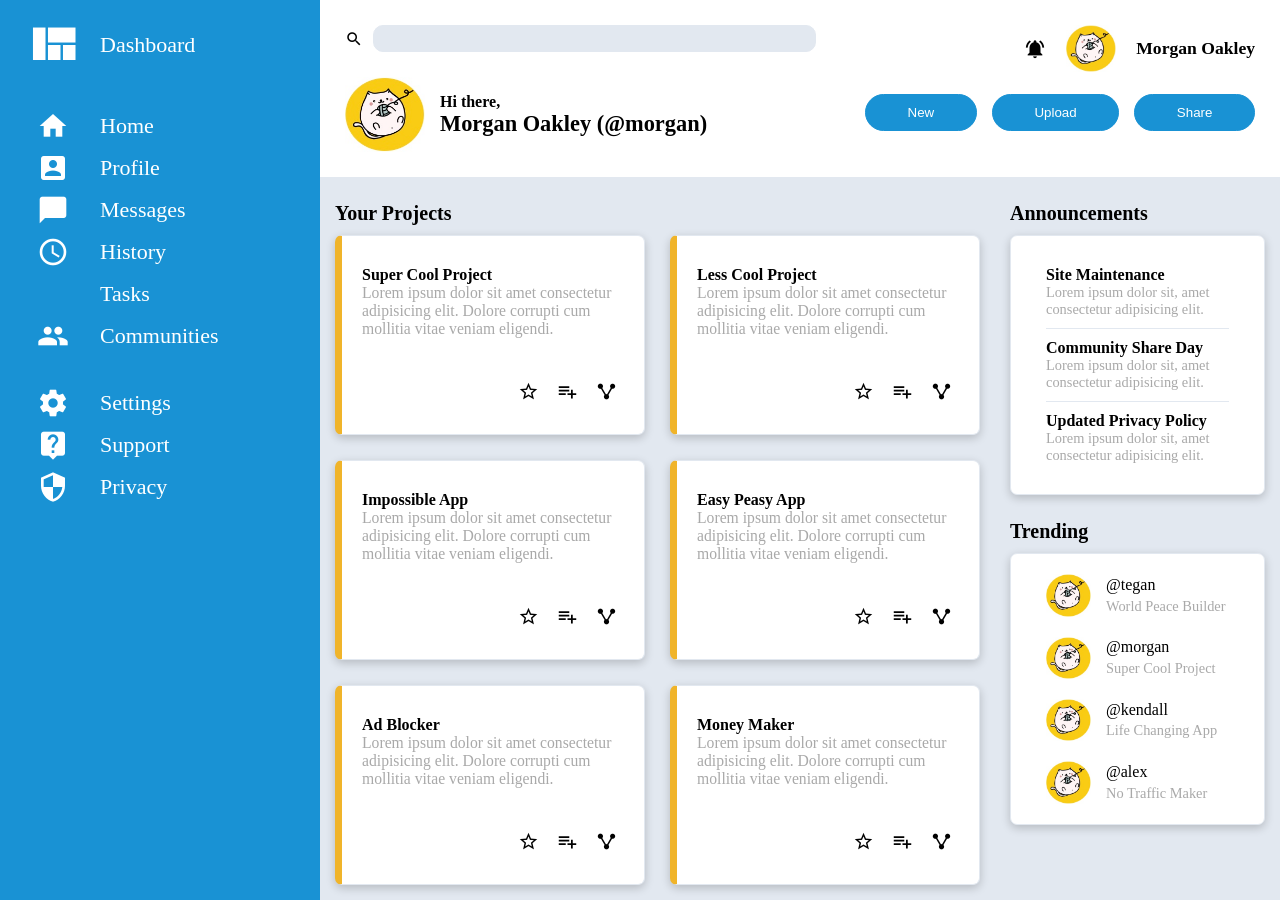
<file: index.html>
<!DOCTYPE html>
<html lang="en">
  <head>
    <meta charset="UTF-8">
    <meta http-equiv="X-UA-Compatible" content="IE=edge">
    <meta name="viewport" content="width=device-width, initial-scale=1.0">
    <title>TOP Admin Dashboard</title>
    <link rel="stylesheet" href="style.css">
    <link href="https://fonts.googleapis.com/icon?family=Material+Icons" rel="stylesheet">
  </head>
  <body>
    <div class="container">
        <div class="sidebar">
            <div class="dashboard">
                <i class="material-icons" style="font-size:60px;color:rgb(255, 255, 255)">view_quilt</i><a href="#">Dashboard</a>    
            </div>
            <div class="side-links">
                <i class="material-icons" style="font-size:32px;color:white">home</i><a href="#">Home</a>
                <i class="material-icons" style="font-size:32px;color:white">account_box</i><a href="#">Profile</a>
                <i class="material-icons" style="font-size:32px;color:white">chat_bubble</i><a href="#">Messages</a>
                <i class="material-icons" style="font-size:32px;color:white">access_time</i><a href="#">History</a>
                <i class="material-icons" style="font-size:32px;color:white">task</i><a href="#">Tasks</a>
                <i class="material-icons" style="font-size:32px;color:white">people</i><a href="#">Communities</a>
            </div>
            <div class="side-help">
                <i class="material-icons" style="font-size:32px;color:white">settings</i><a href="#">Settings</a>
                <i class="material-icons" style="font-size:32px;color:white">live_help</i><a href="#">Support</a>
                <i class="material-icons" style="font-size:32px;color:white">security</i><a href="#">Privacy</a>
            </div>
        </div>
        <div class="header">
            <div class="intro">
                <div class="search">
                    <p class="material-icons" style="font-size:18px;color:rgb(0, 0, 0)">search</p>
                    <input type="search" name="search" class="search-bar">
                </div>
                <div class="greeting">
                    <img class="avatar" src="./img/avatar.jpg" alt="Avatar image">
                    <div class="salutation">
                        <p>Hi there,</p>
                        <p class="handle">Morgan Oakley (@morgan)</p>
                    </div>
                </div>
            </div>
            <div class="profile">
                <div class="profile-info">
                    <p class="material-icons" style="font-size:22px;color:rgb(0, 0, 0)">notifications_active</p>
                    <img class="avatar" src="./img/avatar.jpg" alt="Avatar image">
                    <p class="name">Morgan Oakley</p>
                </div>
                <div class="profile-buttons">
                    <button>New</button>
                    <button>Upload</button>
                    <button>Share</button>
                </div>
            </div>
        </div>
        <div class="main">
            <div class="content">
                <h3 class="main-title">Your Projects</h3>
                <div class="projects">
                    <div class="card">
                        <p class="title">Super Cool Project</p>
                        <p>Lorem ipsum dolor sit amet consectetur adipisicing elit. 
                            Dolore corrupti cum mollitia vitae veniam eligendi.</p>
                        <span class="icons">
                            <p class="material-icons" style="font-size:21px;color:rgb(0, 0, 0)">star_border</p>
                            <p class="material-icons" style="font-size:21px;color:rgb(0, 0, 0)">playlist_add</p>
                            <p class="material-icons" style="font-size:21px;color:rgb(0, 0, 0);transform: rotate(-90deg);">share</p>
                        </span>
                    </div>
                    <div class="card">
                        <p class="title">Less Cool Project</p>
                        <p>Lorem ipsum dolor sit amet consectetur adipisicing elit. 
                            Dolore corrupti cum mollitia vitae veniam eligendi.</p>
                        <span class="icons">
                            <p class="material-icons" style="font-size:21px;color:rgb(0, 0, 0)">star_border</p>
                            <p class="material-icons" style="font-size:21px;color:rgb(0, 0, 0)">playlist_add</p>
                            <p class="material-icons" style="font-size:21px;color:rgb(0, 0, 0);transform: rotate(-90deg);">share</p>
                        </span>
                    </div>
                    <div class="card">
                        <p class="title">Impossible App</p>
                        <p>Lorem ipsum dolor sit amet consectetur adipisicing elit. 
                            Dolore corrupti cum mollitia vitae veniam eligendi.</p>
                        <span class="icons">
                            <p class="material-icons" style="font-size:21px;color:rgb(0, 0, 0)">star_border</p>
                            <p class="material-icons" style="font-size:21px;color:rgb(0, 0, 0)">playlist_add</p>
                            <p class="material-icons" style="font-size:21px;color:rgb(0, 0, 0);transform: rotate(-90deg);">share</p>
                        </span>
                    </div>
                    <div class="card">
                        <p class="title">Easy Peasy App</p>
                        <p>Lorem ipsum dolor sit amet consectetur adipisicing elit. 
                            Dolore corrupti cum mollitia vitae veniam eligendi.</p>
                        <span class="icons">
                            <p class="material-icons" style="font-size:21px;color:rgb(0, 0, 0)">star_border</p>
                            <p class="material-icons" style="font-size:21px;color:rgb(0, 0, 0)">playlist_add</p>
                            <p class="material-icons" style="font-size:21px;color:rgb(0, 0, 0);transform: rotate(-90deg);">share</p>
                        </span>
                    </div>
                    <div class="card">
                        <p class="title">Ad Blocker</p>
                        <p>Lorem ipsum dolor sit amet consectetur adipisicing elit. 
                            Dolore corrupti cum mollitia vitae veniam eligendi.</p>
                        <span class="icons">
                            <p class="material-icons" style="font-size:21px;color:rgb(0, 0, 0)">star_border</p>
                            <p class="material-icons" style="font-size:21px;color:rgb(0, 0, 0)">playlist_add</p>
                            <p class="material-icons" style="font-size:21px;color:rgb(0, 0, 0);transform: rotate(-90deg);">share</p>
                        </span>
                    </div>
                    <div class="card">
                        <p class="title">Money Maker</p>
                        <p>Lorem ipsum dolor sit amet consectetur adipisicing elit. 
                            Dolore corrupti cum mollitia vitae veniam eligendi.</p>
                        <span class="icons">
                            <p class="material-icons" style="font-size:21px;color:rgb(0, 0, 0)">star_border</p>
                            <p class="material-icons" style="font-size:21px;color:rgb(0, 0, 0)">playlist_add</p>
                            <p class="material-icons" style="font-size:21px;color:rgb(0, 0, 0);transform: rotate(-90deg);">share</p>
                        </span>
                    </div>
                </div>
            </div>
            <div class="side-updates">
                <div class="announcements">
                    <h2 class="main-title">Announcements</h2>
                    <div class="announcement-box">
                        <div class="announcement">
                            <p class="minor-title">Site Maintenance</p>
                            <p class="minor-text">Lorem ipsum dolor sit, 
                                amet consectetur adipisicing elit.</p>
                        </div>
                        <div class="announcement">
                            <p class="minor-title">Community Share Day</p>
                            <p class="minor-text">Lorem ipsum dolor sit, 
                                amet consectetur adipisicing elit.</p>
                        </div>
                        <div class="announcement last">
                            <p class="minor-title">Updated Privacy Policy</p>
                            <p class="minor-text ">Lorem ipsum dolor sit, 
                                amet consectetur adipisicing elit.</p>
                        </div>
                    </div>
                </div>
                <div class="trending">
                    <h2 class="main-title">Trending</h2>
                    <div class="trends">
                        <div class="trend">
                            <img class="avatar" src="./img/avatar.jpg" alt="Avatar image">
                            <p>@tegan</p>
                            <p class="minor-text">World Peace Builder</p>
                        </div>
                        <div class="trend">
                            <img class="avatar" src="./img/avatar.jpg" alt="Avatar image">
                            <p>@morgan</p>
                            <p class="minor-text">Super Cool Project</p>
                        </div>
                        <div class="trend">
                            <img class="avatar" src="./img/avatar.jpg" alt="Avatar image">
                            <p>@kendall</p>
                            <p class="minor-text">Life Changing App</p>
                        </div>
                        <div class="trend">
                            <img class="avatar" src="./img/avatar.jpg" alt="Avatar image">
                            <p>@alex</p>
                            <p class="minor-text">No Traffic Maker</p>
                        </div>
                    </div>
                </div>
            </div>
        </div>

      
    </div>
  </body>
</html>
</file>
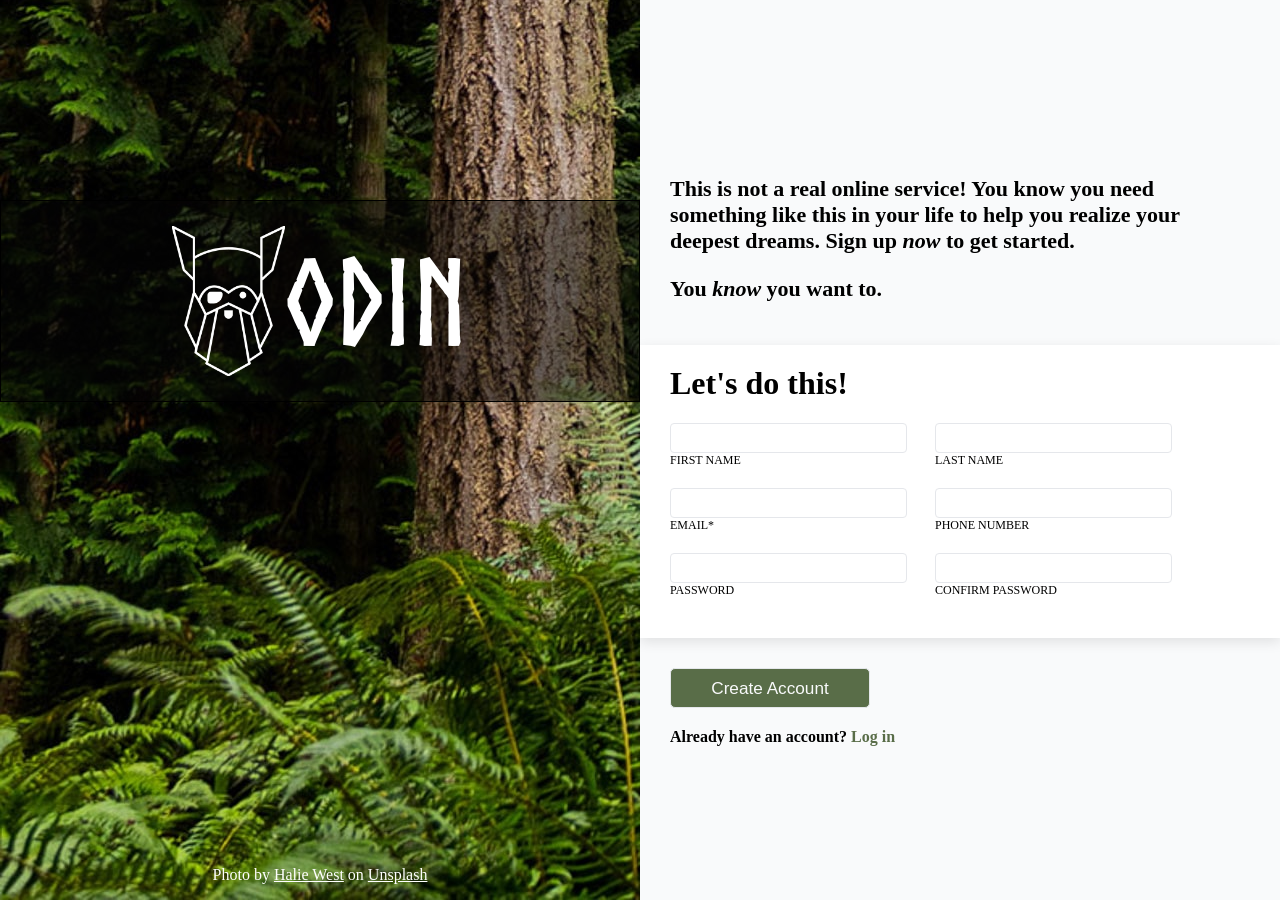
<file: sign-up-form/index.html>
<!DOCTYPE html>
<html lang="en">
  <head>
    <meta charset="UTF-8" />
    <meta http-equiv="X-UA-Compatible" content="IE=edge" />
    <meta name="viewport" content="width=device-width, initial-scale=1.0" />
    <title>TOP Sign-up Form</title>
    <link rel="stylesheet" href="style.css" />
  </head>
  <body>
    <div class="hero-side">
      <div class="logo-box">
        <img src="./img/odin-lined.png" alt="Project logo" />
        <p class="logo-name">ODIN</p>
      </div>
      <div class="footer-text">
        <p class="photo-credit">
          Photo by
          <a
            href="https://unsplash.com/@haliewestphoto?utm_source=unsplash&utm_medium=referral&utm_content=creditCopyText"
            >Halie West</a
          >
          on
          <a
            href="https://unsplash.com/photos/bTzpau9mKT4?utm_source=unsplash&utm_medium=referral&utm_content=creditCopyText"
            >Unsplash</a
          >
        </p>
      </div>
    </div>
    <div class="info-side">
      <div class="info">
        <p>
          This is not a real online service! You know you need something like
          this in your life to help you realize your deepest dreams. Sign up
          <em>now</em> to get started.
        </p>
        <p>You <em>know</em> you want to.</p>
      </div>
      <form id="signupform" class="signup-form">
        <div class="form-input">
          <h1 class="input-section-title">Let's do this!</h1>
          <div class="input-box">
            <div class="column">
              <input type="text" id="name" minlength="3" tabindex="1" />
              <label for="name" data-help="Should be 3 digits"
                >FIRST NAME</label
              >
              <input type="email" id="email" tabindex="3" required />
              <label for="email" data-help="format: email@email.com"
                >EMAIL*</label
              >
              <input
                type="password"
                id="password"
                minlength="6"
                tabindex="5"
                required
              />
              <label for="password" data-help="Over 6 characters"
                >PASSWORD</label
              >
            </div>
            <div class="column">
              <input type="text" id="last-name" tabindex="2" />
              <label for="last-name">LAST NAME</label>
              <input type="tel" id="phone" tabindex="4" />
              <label for="phone">PHONE NUMBER</label>
              <input
                type="password"
                id="password2"
                minlength="6"
                tabindex="6"
                required
              />
              <label for="password2" data-help="Over 6 characters"
                >CONFIRM PASSWORD</label
              >
              <p class="display"></p>
            </div>
          </div>
        </div>
        <div class="form-submit">
          <input
            type="submit"
            name="submit"
            id="submit"
            class="submit"
            value="Create Account"
            tabindex="7"
          />
        </div>
      </form>
      <div class="loginCheck">
        Already have an account? <a href="#">Log in</a>
      </div>
    </div>

    <script>
      const PW = document.getElementById("password");
      const PW2 = document.getElementById("password2");
      let word1 = "";
      let word2 = "";

      PW.addEventListener("input", checkPW);
      PW2.addEventListener("input", checkPW);

      function checkPW(e) {
        if (e.target.id == "password") word1 = e.target.value;
        if (e.target.id == "password2") word2 = e.target.value;

        if (e.target.value.length > 5) {
          if (word1 == word2) {
            PW.classList.remove("error");
            PW2.classList.remove("error");
            return;
          }
        }
        PW.classList.add("error");
        PW2.classList.add("error");
      }
    </script>
  </body>
</html>
</file>
<file: style.css>
* {
    margin: 0;
    padding: 0;
    box-sizing: border-box;
  }
  
.container {
    display: grid;
    grid-template-columns: minmax(225px, 1fr) 3fr;
    grid-template-rows: auto 1fr;
}
  
.sidebar {
    display: grid;
    grid-row: 1 / 3;
    background-color: #1992D4;
    color: #F0B42A;
    color: white;
    font-size: 22px;
    align-content: start;
    gap: 35px;
    padding: 15px;
}
.sidebar > div {
    display: grid;
    grid-template-columns: 75px 1fr;
    align-items: center;
    justify-items: center;
    gap: 10px;
}
a {
    justify-self: start;
}

.header {
    display: grid;
    grid-template-columns: 4fr 3fr;
    padding: 25px;
}

.intro {
    display: grid;
    grid-template-rows: auto 1fr;
}
.search{
    display: grid;
    grid-template-columns: auto 1fr;
    align-items: center;
    gap: 10px;
}
input{
    width: 90%;
    border-radius: 10px;
    background-color: #E2E8F0;
    border: 1px solid #E2E8F0;
    font-size: 18px;
    padding: 2px 10px;
}
.greeting {
    display: grid;
    grid-template-columns: auto 1fr;
    margin-top: 25px;
    gap: 15px;
    align-items: center;
}
.greeting >.avatar {
    width: 80px;
}
.salutation {
    font-weight: bold;
}
.handle {
    font-size: 1.4em;
}

.profile {
    display: grid;
    grid-template-rows: auto 1fr;
    justify-content: stretch;
    align-items: center;
}
.profile-info {
    display: grid;
    grid-template-columns: 1fr auto auto;
    align-items: center;
    justify-items: end;
    gap: 20px;
}

.avatar {
    width: 50px;
}
.name {
    font-weight: bold;
    font-size: 1.1em;
}
.profile-buttons {
    display: grid;
    grid-auto-flow: column;
    gap: 15px;
}
button {
    background-color: #1992D4;
    border-radius: 20px;
    border: 1px solid #1992D4;
    color: white;
    padding: 10px;
}
.main {
    background-color: #E2E8F0;
    display: grid;
    grid-template-columns: 3fr minmax(285px, 1fr);
    align-items: start;
}
.content {
    display: grid;
    grid-row: 1 / span 2;
    grid-template-rows: auto 1fr;
    padding: 15px;
}
.main-title {
    font-size: 20px;
    margin: 10px 0;
}

.projects {
    display: grid;
    grid-template-columns: repeat(auto-fit, minmax(250px, 1fr));
    gap: 25px;
}
.card {
    background-color: white;
    border: 1px solid #E2E8F0;
    border-radius: 7px;
    border-left: 7px solid #F0B42A;
    height: 200px;
    padding: 30px 20px 25px;
    display: grid;
    grid-template-rows: auto 1fr auto;
    box-shadow: 0 3px 10px rgb(0 0 0 / 0.2)
}
.title {
    font-weight: bold;
    font-size: 16px;
}
.icons {
    justify-self: end;
}
.icons >p{
    padding: 7px;
}
.title +p {
    font-size: .98em;
    color:darkgray;
}
.side-updates {
    display: grid;
}
.announcements {
    padding: 15px 15px 0px;
}
.announcement-box, .trends {
    background-color: white;
    border: 1px solid #E2E8F0;
    border-radius: 7px;
    padding: 20px 35px;
    box-shadow: 0 3px 10px rgb(0 0 0 / 0.2)
}
.announcement {
    padding: 10px 0;
    border-bottom: 1px solid #E2E8F0;
}
.last {
    border: none;
}
.minor-title {
    font-weight: bold;
}
.minor-text {
    font-size: .9em;
    color:darkgray;
}
.trending {
    padding: 15px;
}
.trends {
    display: grid;
    gap: 20px;
}
.trend {
    display: grid;
    grid-template-columns: auto 1fr;
    column-gap: 15px;
    align-items: center;
}
.trend .avatar {
    grid-row: 1 / span 2;
    width: 45px;
}

a {
    text-decoration: none;
    color: white;
}
</file>
<file: sign-up-form/style.css>
@font-face {
  font-family: "norsebold";
  src: url("fonts/norse-bold-webfont.woff2") format("woff2"),
    url("fonts/norse-bold-webfont.woff") format("woff");
  font-weight: normal;
  font-style: normal;
}

body {
  display: flex;
  margin: 0;
  background-color: #f9fafb;
}

.hero-side {
  display: flex;
  flex-direction: column;
  min-height: 100vh;
  min-width: 50vw;
  background-image: url("./img/halie-west-bTzpau9mKT4-unsplash.jpeg");
  background-position: left bottom;
  background-repeat: no-repeat;
  background-attachment: fixed;
  flex: 1;
  flex-shrink: initial;
  color: white;
}

.logo-box {
  display: flex;
  height: 200px;
  background: #0606067c;
  border: 1px solid black;
  justify-content: center;
  align-items: center;
  font: 120px norsebold;
  margin-top: 200px;
}
img {
  height: 150px;
}
.footer-text {
  margin-top: auto;
  display: flex;
  justify-content: center;
}
a {
  color: white;
  justify-content: center;
}

.info-side {
  display: flex;
  flex-direction: column;
  justify-content: center;
  min-height: 100vh;
  font-family: "Times New Roman", Times, serif;
}

.info {
  padding-left: 30px;
  padding-right: 80px;
  font-size: 22px;
  font-weight: 600;
}
h1 {
  padding-top: 20px;
}

.form-input {
  background-color: white;
  box-shadow: rgba(0, 0, 0, 0.1) 0px 4px 12px;
  padding-left: 30px;
  padding-right: 80px;
}

.input-box {
  display: flex;
  padding-bottom: 20px;
}

.column {
  flex: 1;
  margin-right: 40px;
}

label {
  margin-bottom: 20px;
  display: block;
  font-size: 12px;
}

input {
  width: 100%;
  border-radius: 4px;
  border: 1px solid #e5e7eb;
  font-size: 16px;
  padding: 5px;
}

.form-submit {
  margin-top: 30px;
  padding-left: 30px;
  padding-right: 80px;
}

#submit {
  margin-bottom: 20px;
  width: 200px;
  height: 40px;
  border-radius: 5px;
  background-color: #596d48;
  color: #f9fafb;
  font-size: 1.075em;
  cursor: pointer;
}

.loginCheck {
  padding-left: 30px;
  padding-right: 80px;
  font-weight: bold;
}
.loginCheck > a {
  color: #596d48;
  text-decoration: none;
}

/* borders make focused input stand out. Outline must be a part
of default setting for inputs, so I took them out */
input:focus {
  border: 1px solid blue;
  box-shadow: 0px 3px 10px rgba(0, 0, 0, 0.3);
  outline: none;
}
/* Visual cue that lets user know input 
is invalid, with higher specificity than above */
input:focus:invalid {
  border: 1px solid red;
}
/* if input is invalid, puts a helpful
note behind the label for user to read */
input:focus:invalid + label:after {
  content: " (" attr(data-help) ")";
  color: red;
}
/* Visual cue for error class to let user
know password doesn't meet criteria. Used
ID selector to have higher specificity */
#password.error,
#password2.error {
  border: 1px solid red;
}
/* once input is long enough (valid), gives user 
hint that passwords must match */
#password:valid.error + label:after,
#password2:valid.error + label:after {
  content: " (must match)";
  color: red;
}
/* This just puts a nice greenish border
once required inputs are valid */
input[required]:valid {
  border: 1px solid #596d48;
}
</file>
